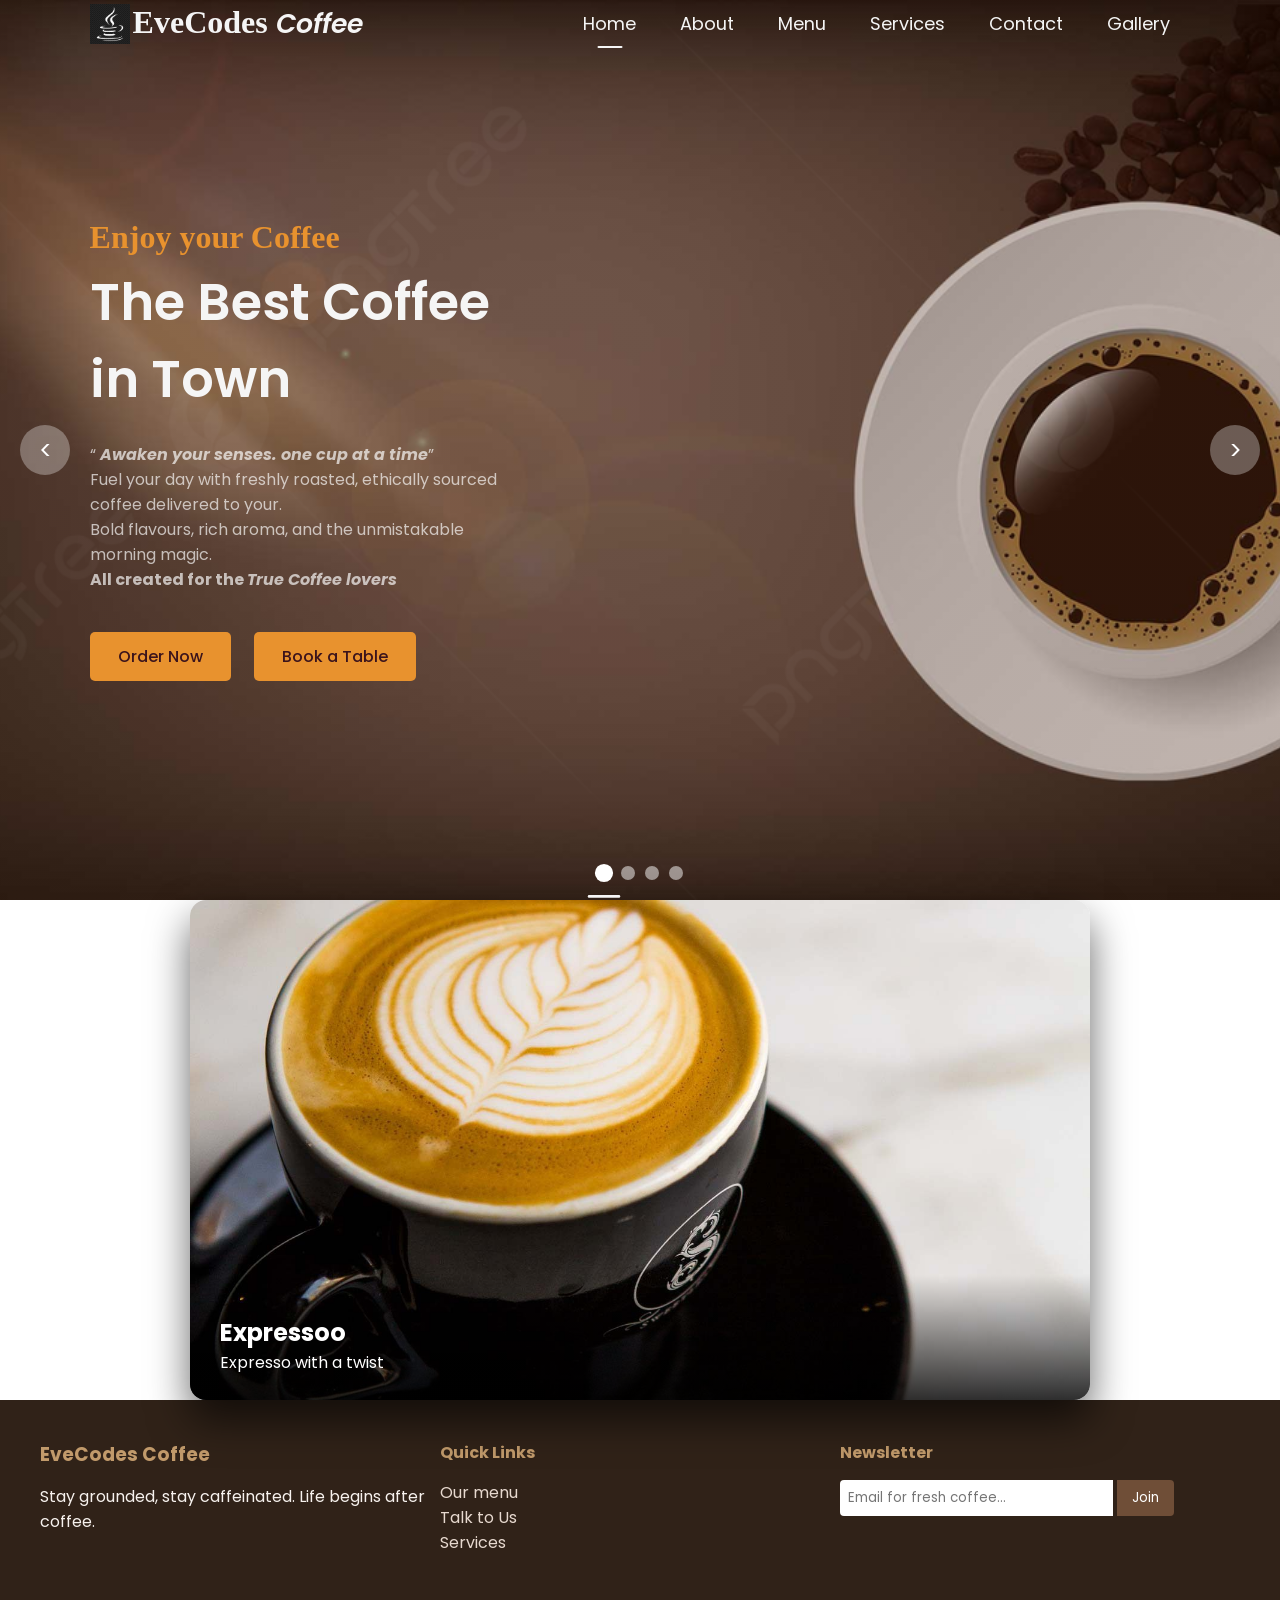
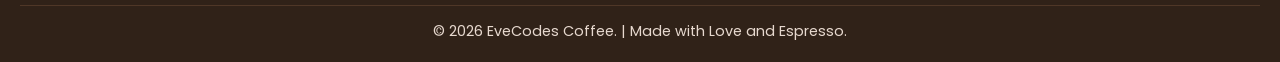
<file: evecodes/index.html>
<!DOCTYPE html>
<html lang="en">
<head>
    <meta charset="UTF-8">
    <meta name="viewport" content="width=device-width, initial-scale=1.0">
    <title>Coffee|shop</title>
    <link rel="stylesheet" href="./index.css">
</head>
<body>
    
    <header>
        <nav class="navbar">
            <a href="" class="logo">
                <img src="./images/images.png" alt="" width="40" height="40">
                <h2 class="logo-text">EveCodes <small><i>Coffee</i></small></h2>
            </a>
            <ul class="nav-links">
                <li><a href="index.html" class="active">Home</a></li>
                <li><a href="About.html">About</a></li>
                <li><a href="menu.html">Menu</a></li>
                <li><a href="services.html">Services</a></li>
                <li><a href="contact.html">Contact</a></li>
                <li><a href="gallery.html">Gallery</a></li>
            </ul>
        </nav>
    </header>
    <main>
        <section id="home" class="hero-section">
            <div class="hero-details">
                <h2 class="subtitle">Enjoy your Coffee</h2>
                <h2 class="title">The Best Coffee in Town</h2>
                <p class="description">
                <q> <b><i>Awaken your senses. one cup at a time</i></b></q><br> Fuel your 
                day with freshly roasted, ethically sourced coffee delivered to your. <br> Bold flavours, rich aroma, and the unmistakable
                morning magic. <br> <b>All created for the  <em>True Coffee lovers</em></b>
                </p>
                <div class="button">
                    <a href="contact.html" class="btn Order-now" id="Contact">Order Now</a>
                    <a href="services.html" class="btn book-a-table" id="Services">Book a Table</a>
                </div>
            </div>
        </section>
        <section>
            <div class="slider-container">
                <div class="slides" id="slides">
                    <div class="slide active">
                        <img src="./images/expressoo.jpg" alt="Nature">
                        <div class="caption"><h2>Expressoo</h2><p>Expresso with a twist</p></div>
                    </div>
                    <div class="slide">
                        <img src="./images/americano.jfif" alt="Dog">
                        <div class="caption"><h2>Americano</h2><p>Classic and bold</p></div>
                    </div>
                    <div class="slide">
                        <img src="./images/cappucino.jpg" alt="City">
                        <div class="caption"><h2>Cappuccino</h2><p>Perfectly balanced</p></div>
                    </div>
                    <div class="slide">
                        <img src="./images/French Vanilla Latte with Coffee-Mate.avif" alt="Ocean">
                        <div class="caption"><h2>French Vanilla Latte</h2><p>Endless horizon</p></div>
                    </div>
                </div>
            </div>
            <button class="nav-btn prev" id="prev"><</button>
            <button class="nav-btn next" id="next">></button>
            <div class="dots" id="dots"></div>
        </section>
        
    </main>
    <footer class="coffee-footer">
        <div class="footer-container">
            <div class="footer-section">
                <h3>EveCodes Coffee</h3>
                <p>Stay grounded, stay caffeinated. Life begins after coffee.</p>
            </div>
        <div class="footer-section">
                <h4>Quick Links</h4>
                <ul>
                    <li><a href="menu.html">Our menu</a></li>
                    <li><a href="contact.html">Talk to Us</a></li>
                    <li><a href="services.html">Services</a></li>
                </ul>
        </div>
        <div class="footer-section">
                <h4>Newsletter</h4>
            <form class="coffee-form">
            <input type="email" placeholder="Email for fresh coffee...">
                <button type="submit">Join</button>
            </form>
        </div>
    </div>
    <div class="footer-bottom">
    <p>&copy; 2026 EveCodes Coffee. | Made with Love and Espresso.</p>
</div>
</footer>
<script src="./index.js"></script>

</body>
</html>
</file>
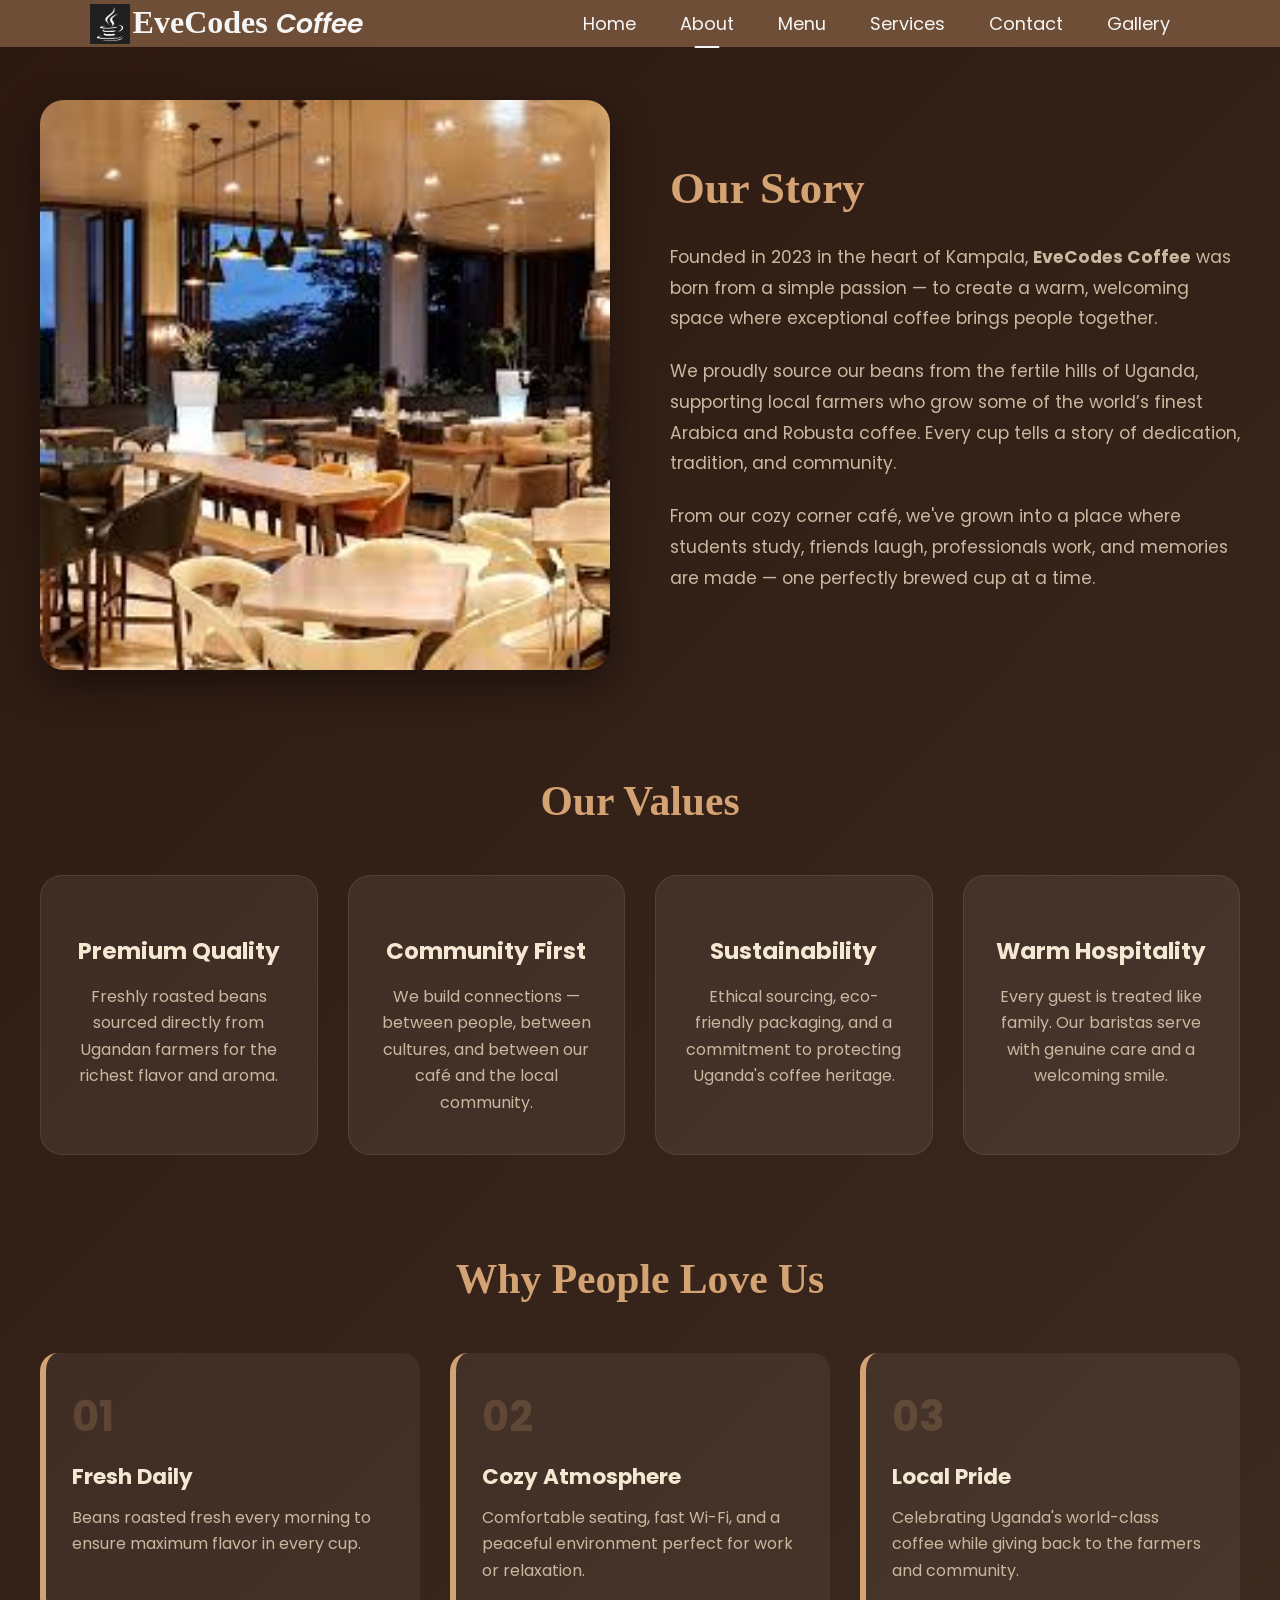
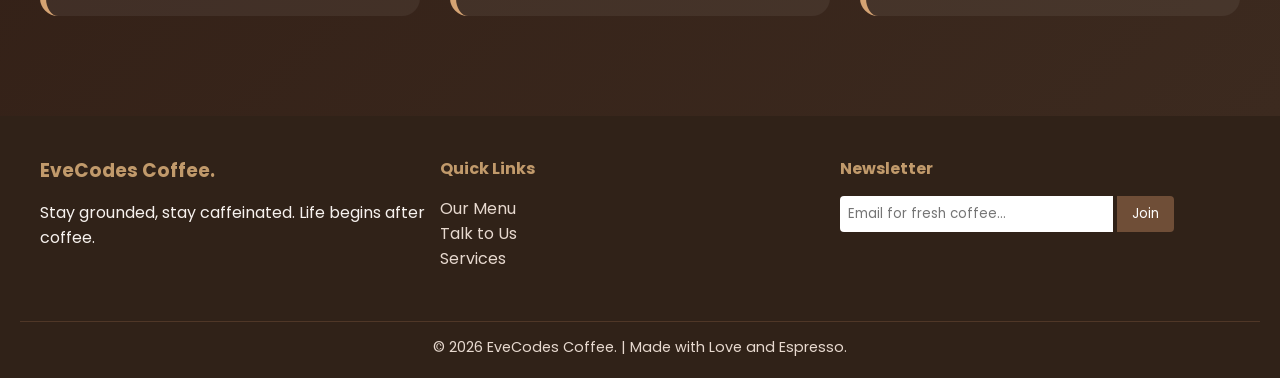
<file: evecodes/About.html>
<!DOCTYPE html>
<html lang="en">
<head>
    <meta charset="UTF-8">
    <meta name="viewport" content="width=device-width, initial-scale=1.0">
    <title>about EveCodes Coffee</title>
    <link rel="stylesheet" href="./coffee.css">
</head>
<body>
    <header>
        <nav class="navbar">
            <a href="" class="logo">
                <img src="./images/images.png" alt="" width="40" height="40">
                <h2 class="logo-text">EveCodes <small><i>Coffee</i></small></h2>
            </a>
            <ul class="nav-links">
                <li><a href="index.html">Home</a></li>
                <li><a href="About.html" class="active">About</a></li>
                <li><a href="menu.html">Menu</a></li>
                <li><a href="services.html">Services</a></li>
                <li><a href="contact.html">Contact</a></li>
                <li><a href="gallery.html">Gallery</a></li>
            </ul>
        </nav>
    </header>
    <section class="about-section" id="about">
        <div class="about-container">
            <div class="story-section">
                <div class="story-grid">
                    <div class="story-image">
                        <img src="./images/restorant2.jfif" alt="Bean & Bloom Coffee Shop - Kampala">
                    </div>
                    <div class="story-text">
                        <h2>Our Story</h2>
                        <p>Founded in 2023 in the heart of Kampala, <strong>EveCodes Coffee</strong> was born from a simple passion — to create a warm, welcoming space where exceptional coffee brings people together.</p>
                        <p>We proudly source our beans from the fertile hills of Uganda, supporting local farmers who grow some of the world’s finest Arabica and Robusta coffee. Every cup tells a story of dedication, tradition, and community.</p>
                        <p>From our cozy corner café, we've grown into a place where students study, friends laugh, professionals work, and memories are made — one perfectly brewed cup at a time.</p>
                    </div>
                </div>
            </div>
            <div class="values-section">
                <h2>Our Values</h2>
                <div class="values-grid">
                    <div class="value-card">
                        <div class="value-icon"></div>
                        <h3>Premium Quality</h3>
                        <p>Freshly roasted beans sourced directly from Ugandan farmers for the richest flavor and aroma.</p>
                    </div>
                    <div class="value-card">
                        <div class="value-icon"></div>
                        <h3>Community First</h3>
                        <p>We build connections — between people, between cultures, and between our café and the local community.</p>
                    </div>
                    <div class="value-card">
                        <div class="value-icon"></div>
                        <h3>Sustainability</h3>
                        <p>Ethical sourcing, eco-friendly packaging, and a commitment to protecting Uganda's coffee heritage.</p>
                    </div>
                    <div class="value-card">
                        <div class="value-icon"></div>
                        <h3>Warm Hospitality</h3>
                        <p>Every guest is treated like family. Our baristas serve with genuine care and a welcoming smile.</p>
                    </div>
                </div>
            </div>
            <div class="why-section">
                <h2>Why People Love Us</h2>
                <div class="why-grid">
                    <div class="why-item">
                        <span class="why-number">01</span>
                        <h3>Fresh Daily</h3>
                        <p>Beans roasted fresh every morning to ensure maximum flavor in every cup.</p>
                    </div>
                    <div class="why-item">
                        <span class="why-number">02</span>
                        <h3>Cozy Atmosphere</h3>
                        <p>Comfortable seating, fast Wi-Fi, and a peaceful environment perfect for work or relaxation.</p>
                    </div>
                    <div class="why-item">
                        <span class="why-number">03</span>
                        <h3>Local Pride</h3>
                        <p>Celebrating Uganda's world-class coffee while giving back to the farmers and community.</p>
                    </div>
                </div>
            </div>
        </div>
    </section>
</section>
    <footer class="coffee-footer">
        <div class="footer-container">
            <div class="footer-section">
                <h3>EveCodes Coffee.</h3>
                <p>Stay grounded, stay caffeinated. Life begins after coffee.</p>
            </div>
        <div class="footer-section">
                <h4>Quick Links</h4>
                <ul>
                    <li><a href="menu.html">Our Menu</a></li>
                    <li><a href="contact.html">Talk to Us</a></li>
                    <li><a href="services.html">Services</a></li>
                </ul>
        </div>
        <div class="footer-section">
                <h4>Newsletter</h4>
            <form class="coffee-form">
            <input type="email" placeholder="Email for fresh coffee...">
                <button type="submit">Join</button>
            </form>
        </div>
    </div>
    <div class="footer-bottom">
    <p>&copy; 2026 EveCodes Coffee. | Made with Love and Espresso.</p>
</div>
</footer>

</body>
</html>
</file>
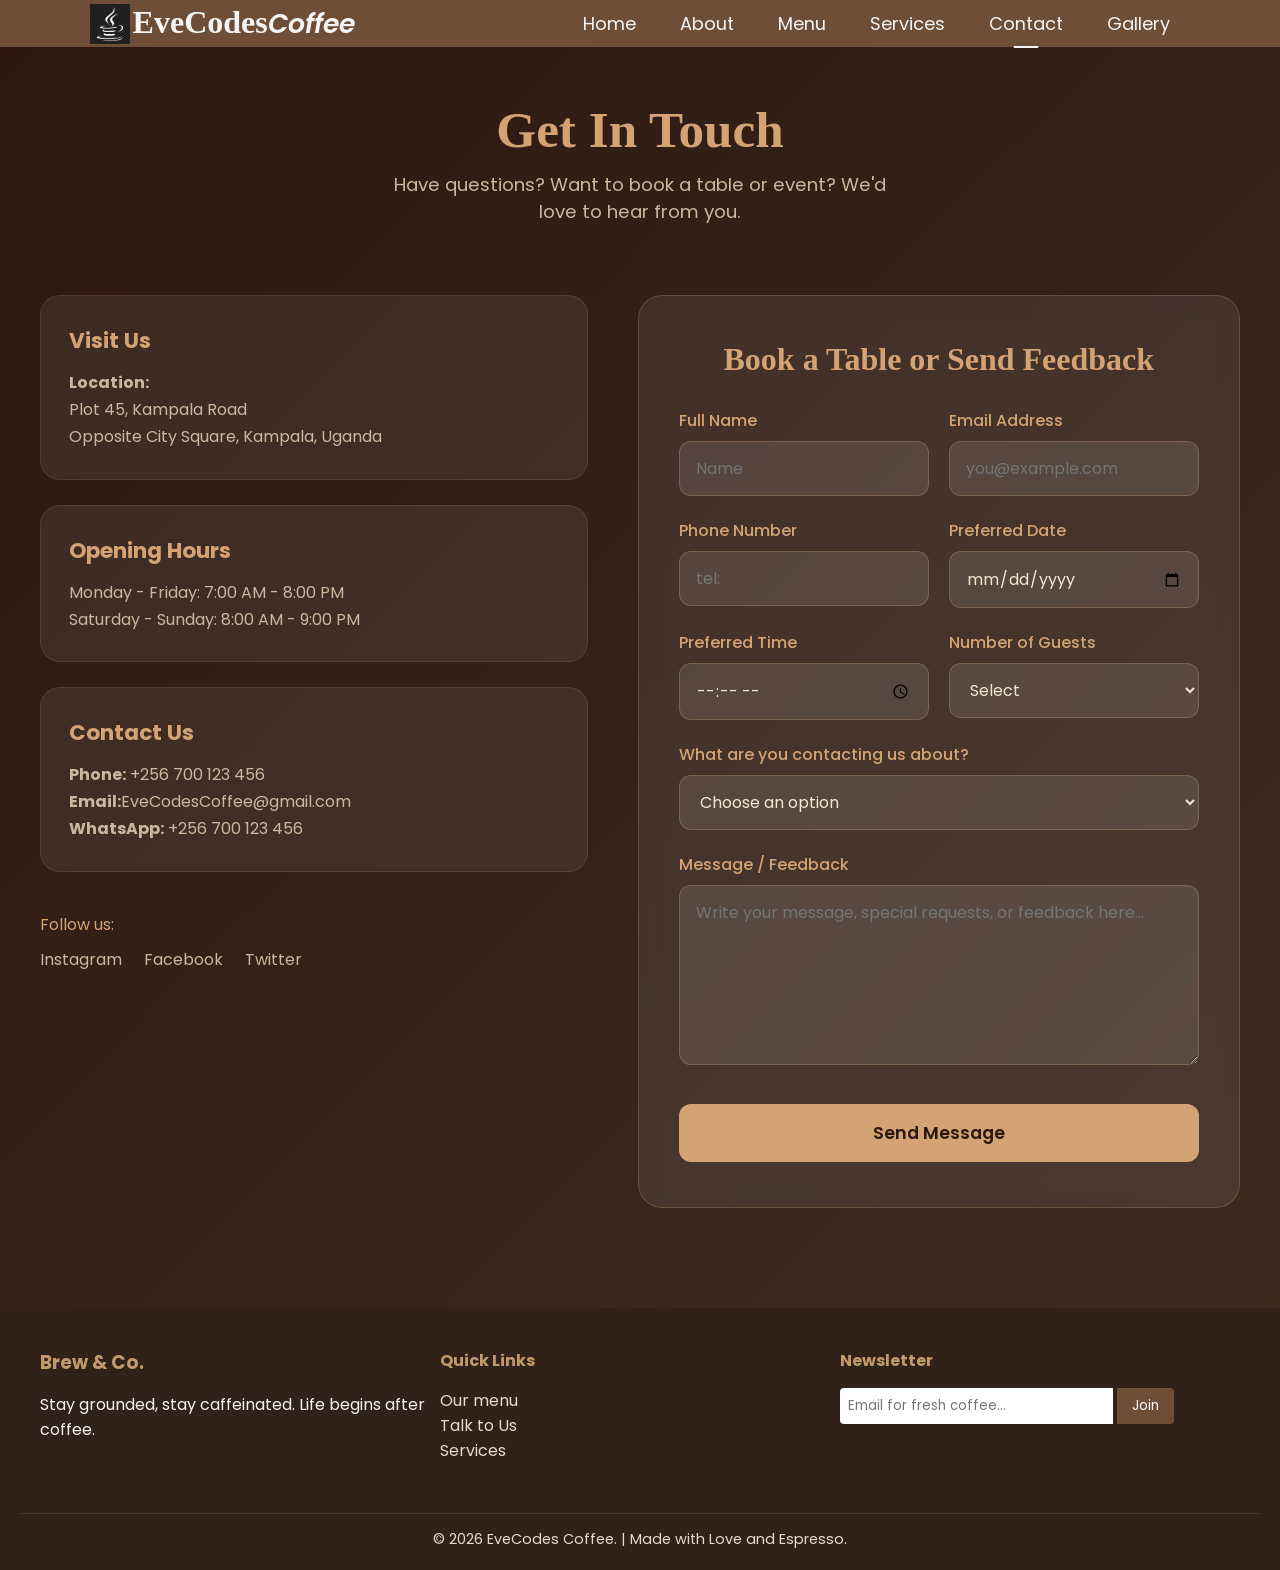
<file: evecodes/contact.html>
<!DOCTYPE html>
<html lang="en">
<head>
    <meta charset="UTF-8">
    <meta name="viewport" content="width=device-width, initial-scale=1.0">
    <title>contact us</title>
    <link rel="stylesheet" href="./coffee.css">
</head>
<body>
    <header>
        <nav class="navbar">
            <a href="" class="logo">
                <img src="./images/images.png" alt="" width="40" height="40">
                <h2 class="logo-text">EveCodes<small><i>Coffee</i></small></h2>
            </a>
            <ul class="nav-links">
                <li><a href="index.html">Home</a></li>
                <li><a href="About.html">About</a></li>
                <li><a href="menu.html">Menu</a></li>
                <li><a href="services.html">Services</a></li>
                <li><a href="contact.html" class="active">Contact</a></li>
                <li><a href="gallery.html">Gallery</a></li>
            </ul>
        </nav>
    </header>
    <section class="contact-section" id="contact">
        <div class="contact-container">
            <div class="section-header">
            <h2>Get In Touch</h2>
            <p>Have questions? Want to book a table or event? We'd love to hear from you.</p>
        </div>
        <div class="contact-content">
            <div class="contact-info">
                <div class="info-card">
                    <h3>Visit Us</h3>
                    <p><strong> Location:</strong><br>Plot 45, Kampala Road<br>Opposite City Square, Kampala, Uganda</p>
        </div>
        <div class="info-card">
            <h3>Opening Hours</h3>
            <p>
            Monday - Friday: 7:00 AM - 8:00 PM<br>Saturday - Sunday: 8:00 AM - 9:00 PM</p>
        </div>
        <div class="info-card">
            <h3>Contact Us</h3>
            <p>
            <strong> Phone:</strong> +256 700 123 456<br>
            <strong> Email:</strong>EveCodesCoffee@gmail.com<br>
            <strong> WhatsApp:</strong> +256 700 123 456
            </p>
        </div>

        <div class="social-links">
            <p>Follow us:</p>
            <a href="#" class="social-icon">Instagram</a>
            <a href="#" class="social-icon">Facebook</a>
            <a href="" class="social-icon">Twitter</a>
        </div>
    </div>
    <div class="contact-form-card">
        <h3>Book a Table or Send Feedback</h3>
        <form id="contactForm" class="contact-form">
            <div class="form-row">
            <div class="form-group">
                <label for="name">Full Name </label>
                <input type="text" id="name" placeholder="Name" required>
            </div>
            <div class="form-group">
                <label for="email">Email Address </label>
                <input type="email" id="email" placeholder="you@example.com" required>
            </div>
        </div>
        <div class="form-row">
            <div class="form-group">
            <label for="phone">Phone Number</label>
            <input type="tel" id="phone" placeholder="tel:">
        </div>
        <div class="form-group">
            <label for="date">Preferred Date</label>
            <input type="date" id="date">
            </div>
        </div>
        <div class="form-row">
            <div class="form-group">
            <label for="time">Preferred Time</label>
            <input type="time" id="time">
        </div>
        <div class="form-group">
            <label for="guests">Number of Guests</label>
            <select id="guests">
                <option value="">Select</option>
                <option value="1">1 Person</option>
                <option value="2">2 People</option>
                <option value="3">3 People</option>
                <option value="4">4 People</option>
                <option value="5">5+ People</option>
            </select>
            </div>
        </div>
        <div class="form-group">
            <label for="service">What are you contacting us about?</label>
            <select id="service" required>
                <option value="">Choose an option</option>
                <option value="table">Table Reservation</option>
                <option value="event">Private Event / Birthday</option>
                <option value="catering">Catering Inquiry</option>
                <option value="workshop">Coffee Workshop</option>
                <option value="feedback">General Feedback</option>
                <option value="other">Other</option>
            </select>
        </div>
        <div class="form-group">
            <label for="message">Message / Feedback </label>
            <textarea id="message" rows="6" placeholder="Write your message, special requests, or feedback here..." required></textarea>
        </div>
        <button type="submit" class="submit-btn">Send Message</button>
        </form>
    </div>
</div>
</div>
</section>
    <footer class="coffee-footer">
        <div class="footer-container">
            <div class="footer-section">
                <h3>Brew & Co.</h3>
                <p>Stay grounded, stay caffeinated. Life begins after coffee.</p>
            </div>
        <div class="footer-section">
                <h4>Quick Links</h4>
                <ul>
                    <li><a href="menu.html">Our menu</a></li>
                    <li><a href="contact.html">Talk to Us</a></li>
                    <li><a href="services.html">Services</a></li>
                </ul>
        </div>
        <div class="footer-section">
                <h4>Newsletter</h4>
            <form class="coffee-form">
            <input type="email" placeholder="Email for fresh coffee...">
                <button type="submit">Join</button>
            </form>
        </div>
    </div>
    <div class="footer-bottom">
    <p>&copy; 2026 EveCodes Coffee. | Made with Love and Espresso.</p>
</div>
</footer>
</body>
</html>
</file>
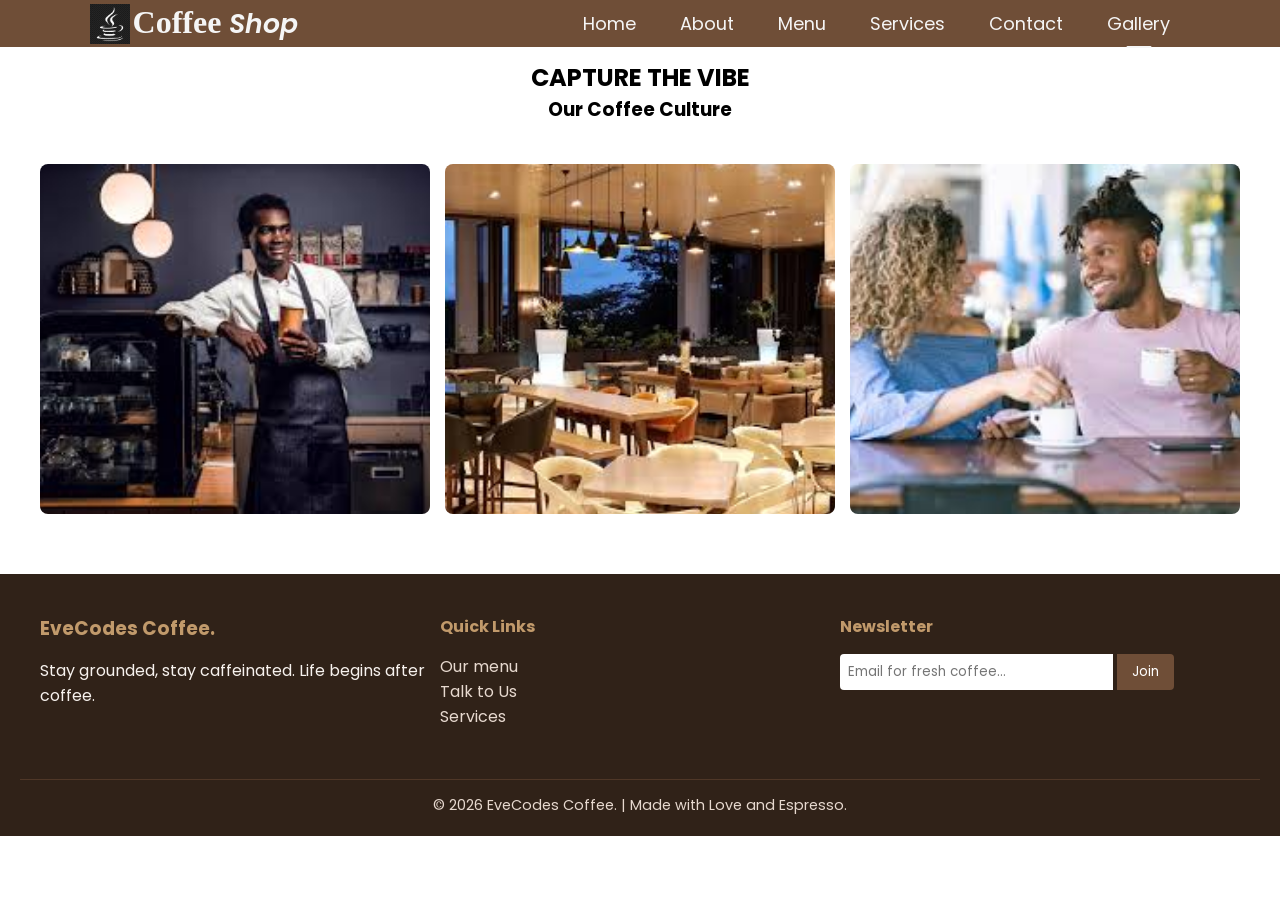
<file: evecodes/gallery.html>
<!DOCTYPE html>
<html lang="en">
<head>
    <meta charset="UTF-8">
    <meta name="viewport" content="width=device-width, initial-scale=1.0">
    <title>Gallery</title>
    <link rel="stylesheet" href="coffee.css">
</head>
<body>
    <header>
        <nav class="navbar">
            <a href="" class="logo">
                <img src="./images/images.png" alt="" width="40" height="40">
                <h2 class="logo-text">Coffee <small><i>Shop</i></small></h2>
            </a>
            <ul class="nav-links">
                <li><a href="index.html">Home</a></li>
                <li><a href="About.html">About</a></li>
                <li><a href="menu.html">Menu</a></li>
                <li><a href="services.html">Services</a></li>
                <li><a href="contact.html">Contact</a></li>
                <li><a href="gallery.html" class="active">Gallery</a></li>
            </ul>
        </nav>
    </header>
    
<section class="gallery-section">
    <h2>CAPTURE THE VIBE</h2>
    <h3>Our Coffee Culture</h3>
    
    <div class="gallery-grid">
        
        <div class="gallery-item">
            <img src="./images/barista.jfif" class="gallery-img" alt="Barista at work">
            <div class="gallery-overlay">
                <h3 class="overlay-title">The Art of the Pour</h3>
                <p class="overlay-desc">Watching our baristas hand-craft every cup is part of the experience. Precision and passion in every drop.</p>
            </div>
        </div>

        
        <div class="gallery-item">
            <img src="./images/restorant2.jfif" class="gallery-img" alt="Cozy cafe interior">
            <div class="gallery-overlay">
                <h3 class="overlay-title">Cozy Corners</h3>
                <p class="overlay-desc">Whether you're finishing a novel or starting a business, our warm lighting and soft music provide the perfect backdrop.</p>
            </div>
        </div>

        
        <div class="gallery-item">
            <img src="./images/people1.jfif" class="gallery-img" alt="Friends having coffee">
            <div class="gallery-overlay">
                <h3 class="overlay-title">Local Community</h3>
                <p class="overlay-desc">More than a shop, we're a hub for local artists, thinkers, and neighbors to connect over a shared love for beans.</p>
            </div>
        </div>
    </div>
</section>
    <footer class="coffee-footer">
        <div class="footer-container">
            <div class="footer-section">
                <h3>EveCodes Coffee.</h3>
                <p>Stay grounded, stay caffeinated. Life begins after coffee.</p>
            </div>
        <div class="footer-section">
                <h4>Quick Links</h4>
                <ul>
                    <li><a href="menu.html">Our menu</a></li>
                    <li><a href="contact.html">Talk to Us</a></li>
                    <li><a href="services.html">Services</a></li>
                </ul>
        </div>
        <div class="footer-section">
                <h4>Newsletter</h4>
            <form class="coffee-form">
            <input type="email" placeholder="Email for fresh coffee...">
                <button type="submit">Join</button>
            </form>
        </div>
    </div>
    <div class="footer-bottom">
    <p>&copy; 2026 EveCodes Coffee. | Made with Love and Espresso.</p>
</div>
</footer>
</body>
</html>
</file>
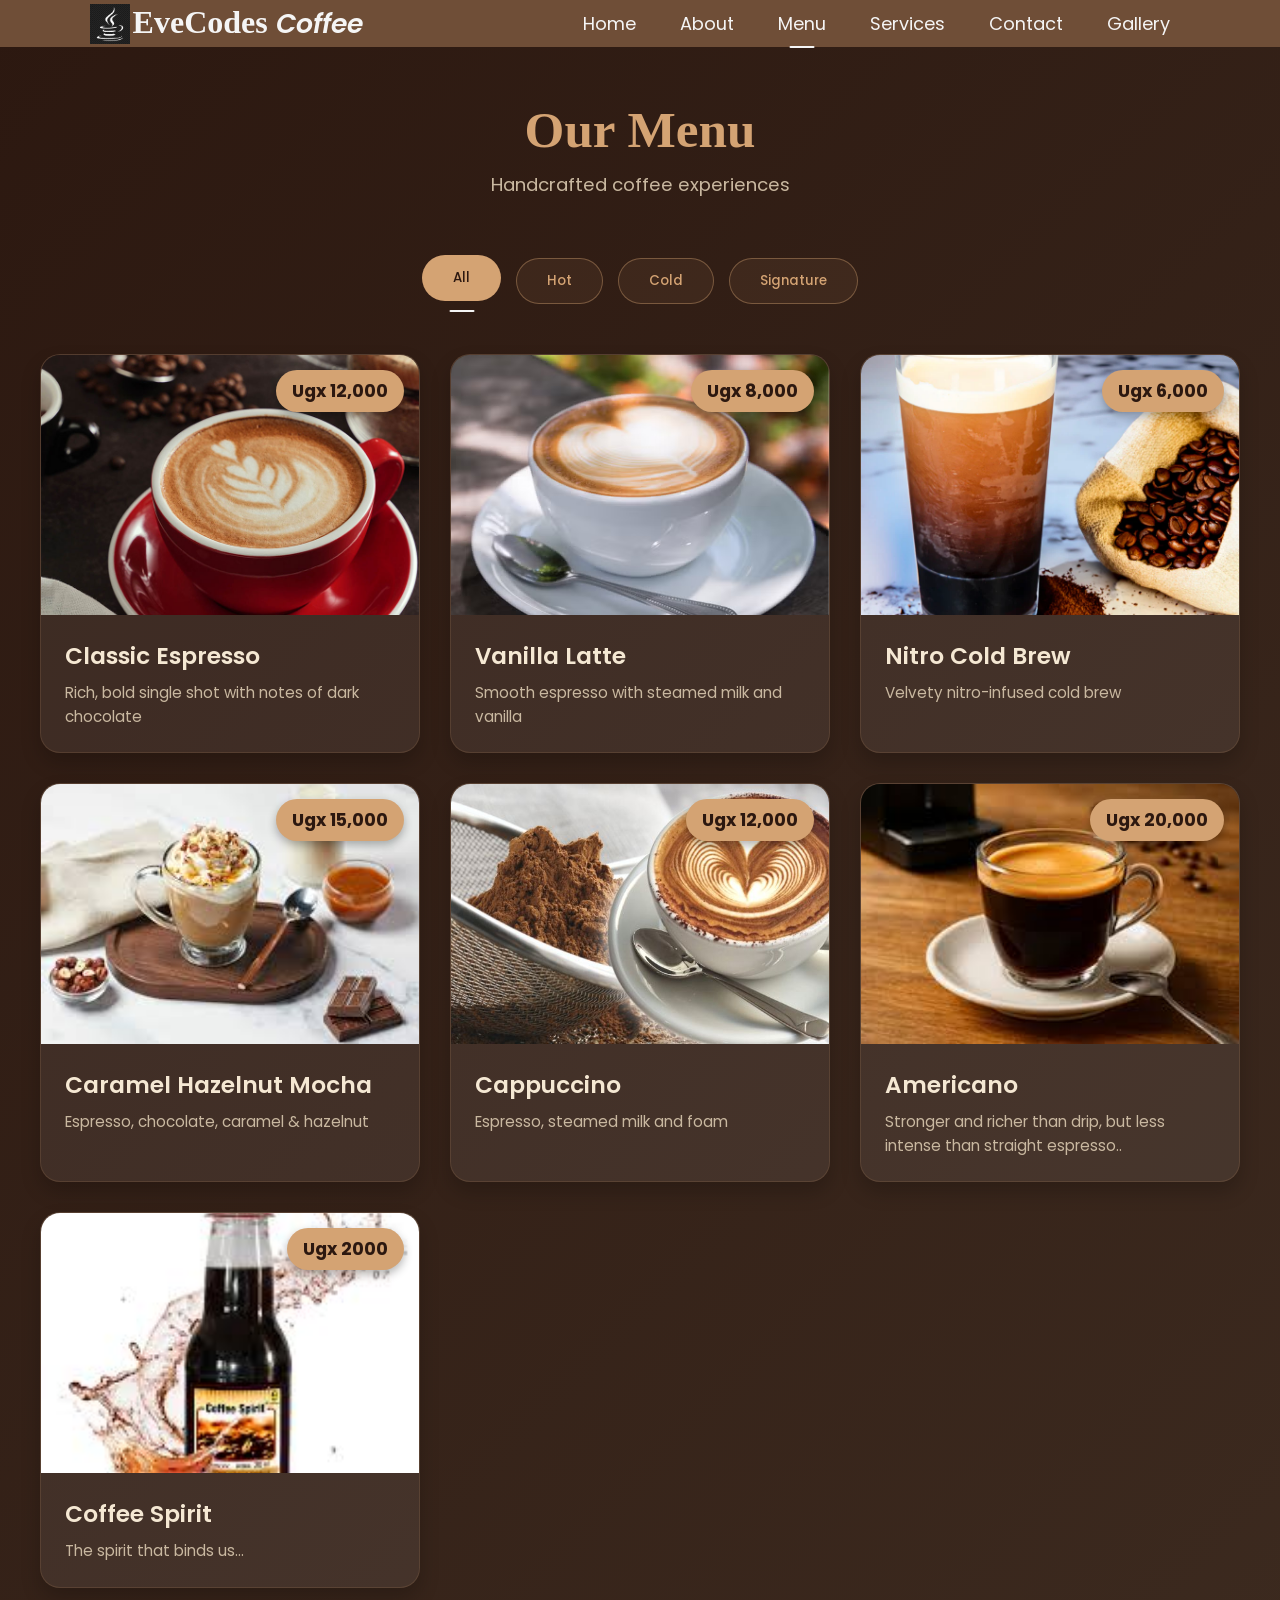
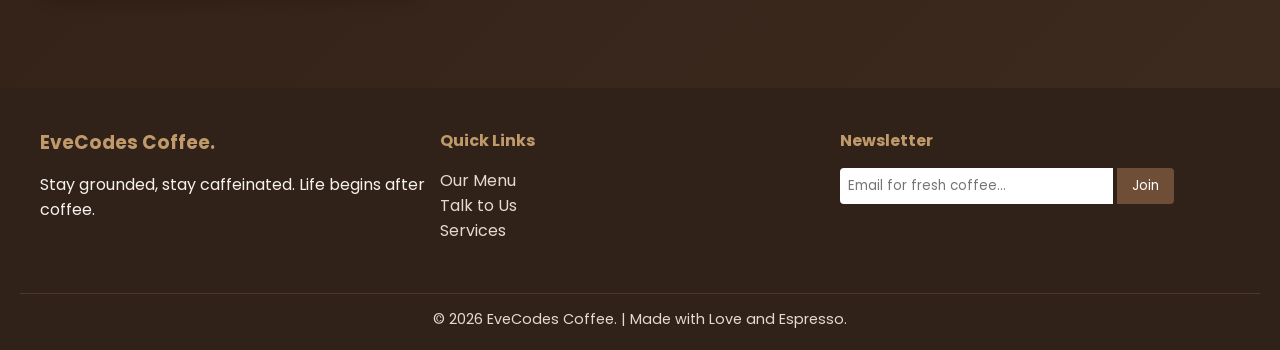
<file: evecodes/menu.html>
<!DOCTYPE html>
<html lang="en">
<head>
    <meta charset="UTF-8">
    <meta name="viewport" content="width=device-width, initial-scale=1.0">
    <title>menu</title>
    <link rel="stylesheet" href="./coffee.css">
</head>
<body>
    <header>
        <nav class="navbar">
            <a href="" class="logo">
                <img src="./images/images.png" alt="" width="40" height="40">
                <h2 class="logo-text">EveCodes <small><i>Coffee</i></small></h2>
            </a>
            <ul class="nav-links">
                <li><a href="index.html">Home</a></li>
                <li><a href="About.html">About</a></li>
                <li><a href="menu.html" class="active">Menu</a></li>
                <li><a href="services.html">Services</a></li>
                <li><a href="contact.html">Contact</a></li>
                <li><a href="gallery.html">Gallery</a></li>
            </ul>
        </nav>
    </header>

    <section class="coffee-menu-section" id="menu">
        <div class="menu-container">
            <div class="menu-header">
                <h2>Our Menu</h2>
                <p>Handcrafted coffee experiences</p>
            </div>
            <div class="category-tabs">
                <button class="tab-btn active" data-category="all">All</button>
                <button class="tab-btn" data-category="hot">Hot</button>
                <button class="tab-btn" data-category="cold">Cold</button>
                <button class="tab-btn" data-category="special">Signature</button>
            </div>
            <div class="menu-grid" id="menuGrid">
                <div class="menu-card" data-category="hot">
                    <div class="card-image">
                        <img src="./images/CLASSIC E.jpg" alt="Classic Espresso">
                    <div class="price-tag">Ugx 12,000</div>
                </div>
                <div class="card-content">
                    <h3 class="menu-name">Classic Espresso</h3>
                    <p class="menu-desc">Rich, bold single shot with notes of dark chocolate</p>
                </div>
            </div>
            <div class="menu-card" data-category="hot">
                <div class="card-image">
                    <img src="./images/French Vanilla Latte with Coffee-Mate.avif" alt="Vanilla Latte">
                    <div class="price-tag">Ugx 8,000</div>
                </div>
                <div class="card-content">
                    <h3 class="menu-name">Vanilla Latte</h3>
                    <p class="menu-desc">Smooth espresso with steamed milk and vanilla</p>
                </div>
            </div>
            <div class="menu-card" data-category="cold">
                <div class="card-image">
                    <img src="./images/nitrocoffee.webp" alt="Nitro Cold Brew">
                    <div class="price-tag">Ugx 6,000</div>
                </div>
                <div class="card-content">
                    <h3 class="menu-name">Nitro Cold Brew</h3>
                    <p class="menu-desc">Velvety nitro-infused cold brew</p>
                </div>
            </div>
            <div class="menu-card" data-category="special">
                <div class="card-image">
                    <img src="./images/mucha.jfif" alt="Caramel Hazelnut Mocha">
                    <div class="price-tag">Ugx 15,000</div>
                </div>
                <div class="card-content">
                    <h3 class="menu-name">Caramel Hazelnut Mocha</h3>
                    <p class="menu-desc">Espresso, chocolate, caramel & hazelnut</p>
                </div>
            </div>
            <div class="menu-card" data-category="special">
                <div class="card-image">
                    <img src="./images/cappucino.jpg" alt="Caramel Hazelnut Mocha">
                    <div class="price-tag">Ugx 12,000</div>
                </div>
                <div class="card-content">
                    <h3 class="menu-name">Cappuccino</h3>
                    <p class="menu-desc">Espresso, steamed milk and foam</p>
                </div>
            </div>
            <div class="menu-card" data-category="special">
                <div class="card-image">
                    <img src="./images/americano.jfif" alt="Caramel Hazelnut Mocha">
                    <div class="price-tag">Ugx 20,000</div>
                </div>
                <div class="card-content">
                    <h3 class="menu-name">Americano</h3>
                    <p class="menu-desc"> Stronger and richer than drip, but less intense than straight espresso..</p>
                </div>
            </div>
            <div class="menu-card" data-category="special">
                <div class="card-image">
                    <img src="./images/cofee spirit.jfif" alt="Caramel Hazelnut Mocha">
                    <div class="price-tag">Ugx 2000</div>
                </div>
                <div class="card-content">
                    <h3 class="menu-name">Coffee Spirit</h3>
                    <p class="menu-desc"> The spirit that binds us...</p>
                </div>
            </div>
        </div> 
    </div>
</section>

</section>
    <footer class="coffee-footer">
        <div class="footer-container">
            <div class="footer-section">
                <h3>EveCodes Coffee.</h3>
                <p>Stay grounded, stay caffeinated. Life begins after coffee.</p>
            </div>
        <div class="footer-section">
                <h4>Quick Links</h4>
                <ul>
                    <li><a href="menu.html">Our Menu</a></li>
                    <li><a href="contact.html">Talk to Us</a></li>
                    <li><a href="services.html">Services</a></li>
                </ul>
        </div>
        <div class="footer-section">
                <h4>Newsletter</h4>
            <form class="coffee-form">
            <input type="email" placeholder="Email for fresh coffee...">
                <button type="submit">Join</button>
            </form>
        </div>
    </div>
    <div class="footer-bottom">
    <p>&copy; 2026 EveCodes Coffee. | Made with Love and Espresso.</p>
</div>
</footer>
</body>
</html>
</file>
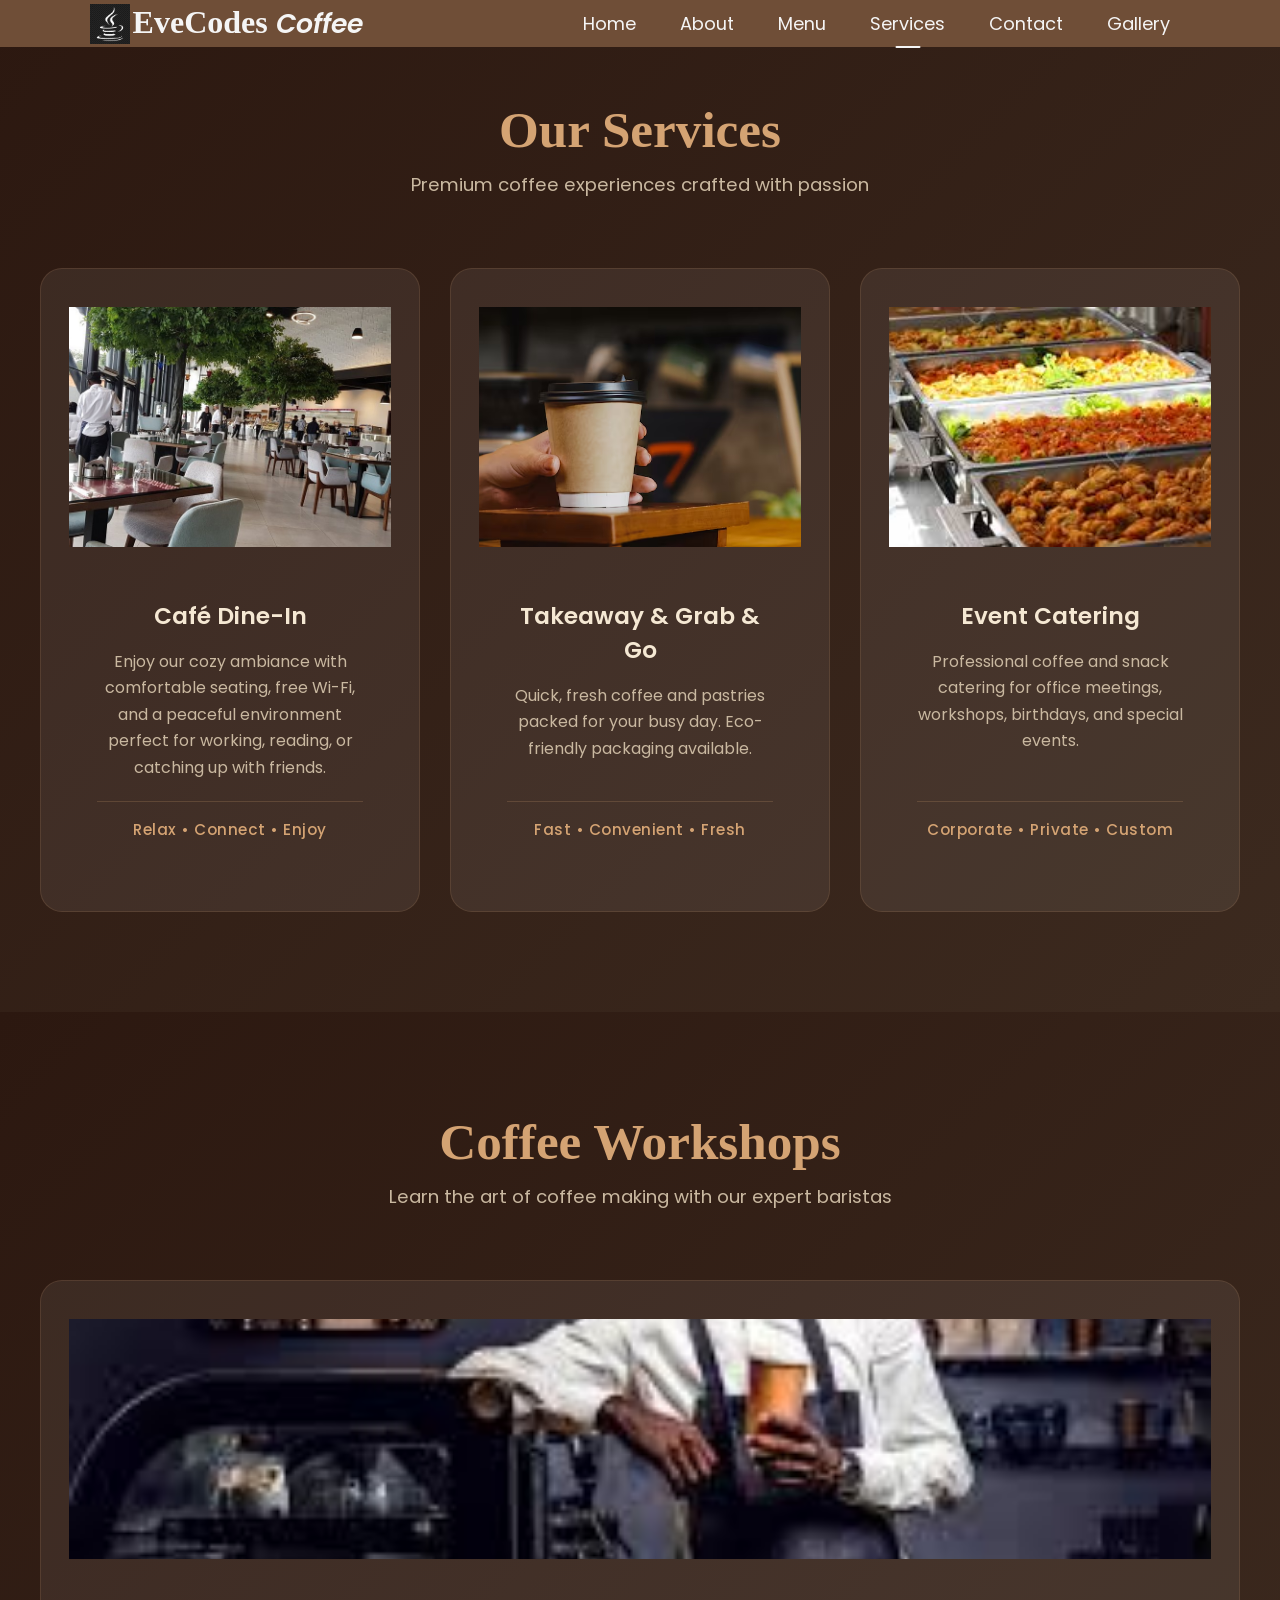
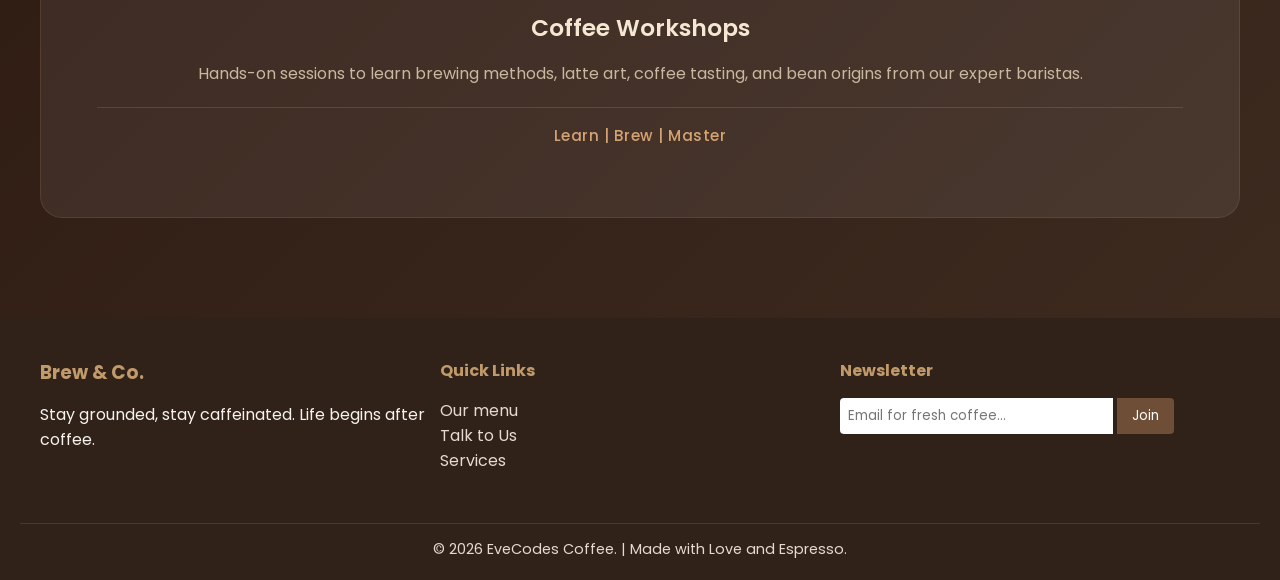
<file: evecodes/services.html>
<!DOCTYPE html>
<html lang="en">
<head>
    <meta charset="UTF-8">
    <meta name="viewport" content="width=device-width, initial-scale=1.0">
    <title>Services</title>
    <link rel="stylesheet" href="./coffee.css">
</head>
<body>
    <header>
        <nav class="navbar">
            <a href="" class="logo">
                <img src="./images/images.png" alt="" width="40" height="40">
                <h2 class="logo-text">EveCodes <small><i>Coffee</i></small></h2>
            </a>
            <ul class="nav-links">
                <li><a href="index.html">Home</a></li>
                <li><a href="About.html">About</a></li>
                <li><a href="menu.html">Menu</a></li>
                <li><a href="services.html" class="active">Services</a></li>
                <li><a href="contact.html">Contact</a></li>
                <li><a href="gallery.html">Gallery</a></li>
            </ul>
        </nav>
    </header>
    <section class="services-section" id="services">
        <div class="services-container">
            <div class="section-header">
                <h2>Our Services</h2>
                <p>Premium coffee experiences crafted with passion</p>
            </div>
            <div class="services-grid">
                <div class="value-card">
                    <div class="value-image">
                        <img src="./images/dine in.jpg" alt="Café Dine-In">
                    </div>
                    <div class="value-content">
                        <div class="value-icon"></div>
                        <h3>Café Dine-In</h3>
                        <p>Enjoy our cozy ambiance with comfortable seating, free Wi-Fi, and a peaceful environment perfect for working, reading, or catching up with friends.</p>
                        <div class="value-highlight">Relax • Connect • Enjoy</div>
                    </div>
                </div>
                <div class="value-card">
                    <div class="value-image">
                        <img src="./images/young-female.avif" alt="Takeaway">
                    </div>
                    <div class="value-content">
                        <div class="value-icon"></div>
                        <h3>Takeaway & Grab & Go</h3>
                        <p>Quick, fresh coffee and pastries packed for your busy day. Eco-friendly packaging available.</p>
                        <div class="value-highlight">Fast • Convenient • Fresh</div>
                    </div>
                </div>
                <div class="value-card">
                    <div class="value-image">
                        <img src="./images/catering.jfif" alt="Catering">
                    </div>
                    <div class="value-content">
                        <div class="value-icon"></div>
                        <h3>Event Catering</h3>
                        <p>Professional coffee and snack catering for office meetings, workshops, birthdays, and special events.</p>
                        <div class="value-highlight">Corporate • Private • Custom</div>
                    </div>
                </div>
            </div>
        </div>
    </section>
    <section class="services-section" id="workshops">
        <div class="services-container">
            <div class="section-header">
                <h2>Coffee Workshops</h2>
                <p>Learn the art of coffee making with our expert baristas</p>
            </div>
            <div class="value-card">
                <div class="value-image">
                    <img src="./images/barista.jfif" alt="Coffee Workshop">
                </div>
                <div class="value-content">
                    <div class="value-icon"></div>
                    <h3>Coffee Workshops</h3>
                    <p>Hands-on sessions to learn brewing methods, latte art, coffee tasting, and bean origins from our expert baristas.</p>
                    <div class="value-highlight">Learn | Brew | Master</div>
                </div>
            </div>
        </div>
    </section>
    <footer class="coffee-footer">
        <div class="footer-container">
            <div class="footer-section">
                <h3>Brew & Co.</h3>
                <p>Stay grounded, stay caffeinated. Life begins after coffee.</p>
            </div>
        <div class="footer-section">
                <h4>Quick Links</h4>
                <ul>
                    <li><a href="menu.html">Our menu</a></li>
                    <li><a href="contact.html">Talk to Us</a></li>
                    <li><a href="services.html">Services</a></li>
                </ul>
        </div>
        <div class="footer-section">
                <h4>Newsletter</h4>
            <form class="coffee-form">
            <input type="email" placeholder="Email for fresh coffee...">
                <button type="submit">Join</button>
            </form>
        </div>
    </div>
    <div class="footer-bottom">
    <p>&copy; 2026 EveCodes Coffee. | Made with Love and Espresso.</p>
</div>
</footer>
</body>
</html>
</file>
<file: evecodes/index.css>
@import url('https://fonts.googleapis.com/css2?family=Miniver&family=Poppins:ital,wght@0,400;0,500:0,600;0,700;1,400&display=swap');

*{
    margin: 0;
    padding: 0;
    box-sizing: border-box;
    list-style: none;
    text-decoration: none;
    font-family: 'poppins', sans-serif;
}
:root{
    --font-size-s:1rem;
    --font-size-m: 1.12rem;
    --font-size-l: 1.5rem;
    --font-size-xl: 2rem;
    --font-size-xxl: 3.2rem;
}
header{
    position: absolute;
    width: 100%;
    background: transparent;
    padding: 0 7%;
    z-index: 1000;
}
.navbar{
    display: flex;
    align-items: center;
    justify-content: space-between;
}
.logo{
    display: flex;
    align-items: center;

}
.logo img{
    margin-right: 3px;
}
.logo .logo-text{
    color: whitesmoke;
    font-size: var(--font-size-xl);
    font-weight: 600;
    font-family: cursive;
}
.nav-links li{
    display: inline-block;
    margin: 10px 20px;
}
.nav-links li a{
    font-size: var(--font-size-m);
    color: whitesmoke;
}
.active{
    position: relative;
}
.active::after{
    content: '';
    background: whitesmoke;
    width: 25px;
    height: 2px;
    position: absolute;
    left: 50%;
    transform: translateX(-50%);
    bottom:-12px;
    border-radius: 2px;


}
.hero-section{
    height: 100vh;
    width: 100%;
    position: relative;
    background-image: linear-gradient(to right, rgba(61,21,2,0.3),rgba(61,21,2,0.3)), url(./images/slider3.jpg);
    background-size: cover;
    background-position: center;
    display: flex;
    align-items: center;
    justify-content: flex-start;

}
.hero-details{
    margin-left: 7%;
    color: whitesmoke;
}
.hero-details .subtitle{
    font-size: var(--font-size-xl);
    color: #e8922e;
    font-family: cursive;

}
.hero-details .title{
    margin-top: 8px;
    max-width: 70%;
    font-size: var(--font-size-xxl);
    font-weight: 600;
}
.hero-section .description{
    max-width: 70%;
    margin: 24px 0 40px;
    font-size: var(--font-size-s);
    color: rgba(255,255,255,0.67);

}
.hero-details .button{
    display: flex;
    gap: 23px;
}
.btn{
    padding: 10px 26px;
    color: #3b141c;
    background: #e8922e;
    border: 2px solid transparent;
    border-radius: 5px;
    font-weight: 500;
    transition: 0.3s ease;

}
.btn:hover, .book-table{
    color: whitesmoke;
    background: transparent;
    border-color: whitesmoke;

}
.book-table:hover{
    color: #3b141c;
    background: #e8922e;
    border-radius: #e8922e;
} 

.slider-container {
    max-width: 900px;
    margin: 0 auto;
    position: relative;
    overflow: hidden;
    border-radius: 16px;
    box-shadow: 0 20px 40px rgba(0,0,0,0.6);
}

.slides {
    display: flex;
    transition: transform 0.8s cubic-bezier(0.4, 0, 0.2, 1);
}

.slide {
    min-width: 100%;
    position: relative;
}

.slide img {
    width: 100%;
    height: 500px;
    object-fit: cover;
    display: block;
}

.caption {
    position: absolute;
    bottom: 0;
    left: 0;
    right: 0;
    background: linear-gradient(transparent, rgba(0,0,0,0.8));
    color: white;
    padding: 40px 30px 25px;
    transform: translateY(20px);
    opacity: 0;
    transition: all 0.6s ease;
}

.slide.active .caption {
    transform: translateY(0);
    opacity: 1;
}

.nav-btn {
    position: absolute;
    top: 50%;
    transform: translateY(-50%);
    background: rgba(255,255,255,0.3);
    color: white;
    border: none;
    width: 50px;
    height: 50px;
    font-size: 24px;
    cursor: pointer;
    border-radius: 50%;
    transition: all 0.3s;
    z-index: 10;
}

.nav-btn:hover {
    background: rgba(255,255,255,0.7);
    color: #000;
}

.prev { left: 20px; }
.next { right: 20px; }

.dots {
    position: absolute;
    bottom: 20px;
    left: 50%;
    transform: translateX(-50%);
    display: flex;
    gap: 10px;
    z-index: 10;
}

.dot {
    width: 14px;
    height: 14px;
    background: rgba(255,255,255,0.5);
    border-radius: 50%;
    cursor: pointer;
    transition: all 0.3s;
}

.dot.active {
    background: white;
    transform: scale(1.3);
}
.coffee-footer {
    background-color: #302218;
    color: #F7F2EE; 
    padding: 40px 20px 20px;
    font-family: 'Segoe UI', sans-serif;
}

.footer-container {
    display: flex;
    justify-content: space-around;
    flex-wrap: wrap;
    max-width: 1200px;
    margin: 0 auto;
}

.footer-section {
    flex: 1;
    min-width: 250px;
    margin-bottom: 20px;
}

.footer-section h3, .footer-section h4 {
    color: #C19A6B; 
    margin-bottom: 15px;
}

.footer-section ul {
    list-style: none;
    padding: 0;
}

.footer-section ul li a {
    color: #E7D9CF;
    text-decoration: none;
    transition: color 0.3s;
}

.footer-section ul li a:hover {
    color: #C19A6B; 
}

.coffee-form input {
    padding: 8px;
    border: none;
    border-radius: 4px 0 0 4px;
    outline: none;
}

.coffee-form button {
    padding: 8px 15px;
    border: none;
    background-color: #6F4E37; 
    color: white;
    border-radius: 0 4px 4px 0;
    cursor: pointer;
}

.footer-bottom {
    text-align: center;
    border-top: 1px solid #4F3727;
    margin-top: 30px;
    padding-top: 15px;
    font-size: 0.9em;
    color: #E7D9CF;
}
</file>
<file: evecodes/coffee.css>
@import url('https://fonts.googleapis.com/css2?family=Miniver&family=Poppins:ital,wght@0,400;0,500:0,600;0,700;1,400&display=swap');

*{
    margin: 0;
    padding: 0;
    box-sizing: border-box;
    list-style: none;
    text-decoration: none;
    font-family: 'poppins', sans-serif;
}
:root{
    --font-size-s:1rem;
    --font-size-m: 1.12rem;
    --font-size-l: 1.5rem;
    --font-size-xl: 2rem;
    --font-size-xxl: 3.2rem;
}
header{
    position: absolute;
    width: 100%;
    background: #6F4E37;
    padding: 0 7%;
    z-index: 1000;
}
.navbar{
    display: flex;
    align-items: center;
    justify-content: space-between;
}
.logo{
    display: flex;
    align-items: center;

}
.logo img{
    margin-right: 3px;
}
.logo .logo-text{
    color: whitesmoke;
    font-size: var(--font-size-xl);
    font-weight: 600;
    font-family: cursive;
}
.nav-links li{
    display: inline-block;
    margin: 10px 20px;
}
.nav-links li a{
    font-size: var(--font-size-m);
    color: whitesmoke;
}
.active{
    position: relative;
}
.active::after{
    content: '';
    background: whitesmoke;
    width: 25px;
    height: 2px;
    position: absolute;
    left: 50%;
    transform: translateX(-50%);
    bottom:-12px;
    border-radius: 2px;
}
.book-table:hover{
    color: #3b141c;
    background: #e8922e;
    border-radius: #e8922e;
} 
.gallery-section {
    padding: 60px 20px;
    background: #fff;
    text-align: center;
    font-family: 'Helvetica Neue', Helvetica, Arial, sans-serif;
}

.gallery-grid {
    display: grid;
    grid-template-columns: repeat(auto-fit, minmax(300px, 1fr));
    gap: 15px;
    max-width: 1200px;
    margin: 40px auto 0;
}
.gallery-item {
    position: relative;
    overflow: hidden;
    border-radius: 8px;
    height: 350px;
}
.gallery-img {
    width: 100%;
    height: 100%;
    object-fit: cover;
    transition: transform 0.5s ease;
}
.gallery-overlay {
    position: absolute;
    top: 0;
    left: 0;
    width: 100%;
    height: 100%;
    background: rgba(78, 52, 46, 0.85); 
    color: #fff;
    display: flex;
    flex-direction: column;
    justify-content: center;
    align-items: center;
    opacity: 0;
    transition: opacity 0.4s ease;
    padding: 20px;
    text-align: center;
    }
.gallery-item:hover .gallery-overlay {
    opacity: 1;
}

.gallery-item:hover .gallery-img {
    transform: scale(1.1);
}

.overlay-title {
    font-size: 1.4rem;
    margin-bottom: 10px;
    font-weight: bold;
}
.overlay-desc {
    font-size: 0.95rem;
    line-height: 1.4;
}
.coffee-footer {
    background-color: #302218;
    color: #F7F2EE; 
    padding: 40px 20px 20px;
    font-family: 'Segoe UI', sans-serif;
}

.footer-container {
    display: flex;
    justify-content: space-around;
    flex-wrap: wrap;
    max-width: 1200px;
    margin: 0 auto;
}

.footer-section {
    flex: 1;
    min-width: 250px;
    margin-bottom: 20px;
}

.footer-section h3, .footer-section h4 {
    color: #C19A6B; 
    margin-bottom: 15px;
}

.footer-section ul {
    list-style: none;
    padding: 0;
}

.footer-section ul li a {
    color: #E7D9CF;
    text-decoration: none;
    transition: color 0.3s;
}

.footer-section ul li a:hover {
    color: #C19A6B; 
}

.coffee-form input {
    padding: 8px;
    border: none;
    border-radius: 4px 0 0 4px;
    outline: none;
}

.coffee-form button {
    padding: 8px 15px;
    border: none;
    background-color: #6F4E37; 
    color: white;
    border-radius: 0 4px 4px 0;
    cursor: pointer;
}

.footer-bottom {
    text-align: center;
    border-top: 1px solid #4F3727;
    margin-top: 30px;
    padding-top: 15px;
    font-size: 0.9em;
    color: #E7D9CF;
}
.coffee-menu-section {
    padding: 100px 20px;
    background: linear-gradient(135deg, #2c1810 0%, #3c2a1f 100%);
    color: #f5e8d3;
}

.menu-container {
    max-width: 1200px;
    margin: 0 auto;
}
.menu-header {
    text-align: center;
    margin-bottom: 60px;
}

.menu-header h2 {
    font-family: 'Playfair Display', serif;
    font-size: 3.2rem;
    color: #d4a373;
    margin-bottom: 12px;
}

.menu-header p {
    font-size: 1.15rem;
    color: #c9b8a0;
    max-width: 500px;
    margin: 0 auto;
}
.category-tabs {
    display: flex;
    justify-content: center;
    gap: 15px;
    flex-wrap: wrap;
    margin-bottom: 50px;
}

.tab-btn {
    padding: 12px 30px;
    background: rgba(212, 163, 115, 0.08);
    border: 1px solid rgba(212, 163, 115, 0.4);
    color: #d4a373;
    border-radius: 50px;
    cursor: pointer;
    font-weight: 500;
    transition: all 0.3s ease;
}

.tab-btn:hover,
.tab-btn.active {
    background: #d4a373;
    color: #2c1810;
    transform: translateY(-3px);
}
.menu-grid {
    display: grid;
    grid-template-columns: repeat(auto-fit, minmax(320px, 1fr));
    gap: 30px;
}

.menu-card {
    background: rgba(255, 255, 255, 0.07);
    border-radius: 20px;
    overflow: hidden;
    border: 1px solid rgba(212, 163, 115, 0.15);
    transition: all 0.4s ease;
    box-shadow: 0 10px 20px rgba(0, 0, 0, 0.2);
}
.menu-card:hover {
    transform: translateY(-15px);
    box-shadow: 0 25px 40px rgba(0, 0, 0, 0.4);
    border-color: #d4a373;
}

.card-image {
    position: relative;
    height: 260px;
    overflow: hidden;
}
.card-image img {
    width: 100%;
    height: 100%;
    object-fit: cover;
    transition: transform 0.5s ease;
}

.menu-card:hover .card-image img {
    transform: scale(1.08);
}
.price-tag {
    position: absolute;
    top: 15px;
    right: 15px;
    background: #d4a373;
    color: #2c1810;
    font-weight: 700;
    font-size: 1.1rem;
    padding: 8px 16px;
    border-radius: 30px;
    box-shadow: 0 4px 10px rgba(0, 0, 0, 0.3);
}
.card-content {
    padding: 24px;
}
.menu-name {
    font-size: 1.45rem;
    font-weight: 600;
    margin-bottom: 8px;
    color: #f5e8d3;
}
.menu-desc {
    font-size: 0.95rem;
    color: #c9b8a0;
    line-height: 1.55;
}
@media (max-width: 768px) {
    .coffee-menu-section {
    padding: 80px 15px;
}

.menu-header h2 {
    font-size: 2.6rem;
}

.menu-grid {
    grid-template-columns: 1fr;
}
}
.services-section {
    padding: 100px 20px;
    background: linear-gradient(135deg, #2c1810 0%, #3c2a1f 100%);
    color: #f5e8d3;
}

.services-container {
    max-width: 1200px;
    margin: 0 auto;
}
.section-header {
    text-align: center;
    margin-bottom: 70px;
}

.section-header h2 {
    font-family: 'Playfair Display', serif;
    font-size: 3.2rem;
    color: #d4a373;
    margin-bottom: 12px;
}

.section-header p {
    font-size: 1.15rem;
    color: #c9b8a0;
    max-width: 520px;
    margin: 0 auto;
}
.services-grid {
    display: grid;
    grid-template-columns: repeat(auto-fit, minmax(300px, 1fr));
    gap: 30px;
}

.value-card {
    background: rgba(255, 255, 255, 0.07);
    border-radius: 24px;
    overflow: hidden;
    border: 1px solid rgba(212, 163, 115, 0.15);
    transition: all 0.4s ease;
    height: 100%;
    display: flex;
    flex-direction: column;
}
.value-card:hover {
    transform: translateY(-15px);
    box-shadow: 0 25px 45px rgba(0, 0, 0, 0.4);
    border-color: #d4a373;
}
.value-image {
    height: 240px;
    overflow: hidden;
}

.value-image img {
    width: 100%;
    height: 100%;
    object-fit: cover;
    transition: transform 0.6s ease;
}

.value-card:hover .value-image img {
    transform: scale(1.1);
}

.value-content {
    padding: 32px 28px;
    flex-grow: 1;
    display: flex;
    flex-direction: column;
}

.value-icon {
    font-size: 2.8rem;
    margin-bottom: 16px;
    display: block;
}

.value-content h3 {
    font-size: 1.55rem;
    font-weight: 600;
    margin-bottom: 14px;
    color: #f5e8d3;
}

.value-content p {
    color: #c9b8a0;
    line-height: 1.65;
    margin-bottom: 20px;
    flex-grow: 1;
}

.value-highlight {
    margin-top: auto;
    padding-top: 16px;
    border-top: 1px solid rgba(212, 163, 115, 0.2);
    color: #d4a373;
    font-weight: 500;
    font-size: 0.95rem;
    letter-spacing: 0.5px;
}
@media (max-width: 768px) {
    .services-section {
        padding: 80px 15px;
    }
    .section-header h2 {
    font-size: 2.6rem;
}
.services-grid {
    grid-template-columns: 1fr;
}
}
.contact-section {
    padding: 100px 20px;
    background: linear-gradient(135deg, #2c1810 0%, #3c2a1f 100%);
    color: #f5e8d3;
}

.contact-container {
    max-width: 1200px;
    margin: 0 auto;
}
.section-header {
    text-align: center;
    margin-bottom: 70px;
}

.section-header h2 {
    font-family: 'Playfair Display', serif;
    font-size: 3.2rem;
    color: #d4a373;
    margin-bottom: 12px;
}

.section-header p {
    font-size: 1.15rem;
    color: #c9b8a0;
    max-width: 520px;
    margin: 0 auto;
}
.contact-content {
    display: grid;
    grid-template-columns: 1fr 1.1fr;
    gap: 50px;
    align-items: start;
}

.contact-info {
    display: flex;
    flex-direction: column;
    gap: 25px;
}

.info-card {
    background: rgba(255, 255, 255, 0.07);
    border-radius: 20px;
    padding: 28px;
    border: 1px solid rgba(212, 163, 115, 0.15);
}

.info-card h3 {
    color: #d4a373;
    margin-bottom: 12px;
    font-size: 1.35rem;
}

.info-card p {
    line-height: 1.7;
    color: #c9b8a0;
}
.social-links {
    margin-top: 15px;
}

.social-links p {
    color: #d4a373;
    margin-bottom: 10px;
}

.social-icon {
    color: #c9b8a0;
    text-decoration: none;
    margin-right: 18px;
    transition: color 0.3s;
}

.social-icon:hover {
    color: #d4a373;
}

.contact-form-card {
    background: rgba(255, 255, 255, 0.08);
    backdrop-filter: blur(10px);
    border: 1px solid rgba(212, 163, 115, 0.25);
    border-radius: 24px;
    padding: 45px 40px;
}

.contact-form-card h3 {
    font-family: 'Playfair Display', serif;
    color: #d4a373;
    text-align: center;
    margin-bottom: 30px;
    font-size: 2rem;
}

.contact-form .form-row {
    display: grid;
    grid-template-columns: 1fr 1fr;
    gap: 20px;
}

.form-group {
    margin-bottom: 22px;
}

.form-group label {
    display: block;
    margin-bottom: 8px;
    color: #d4a373;
    font-weight: 500;
}
.form-group input,
.form-group select,
.form-group textarea {
    width: 100%;
    padding: 14px 16px;
    background: rgba(255, 255, 255, 0.1);
    border: 1px solid rgba(212, 163, 115, 0.3);
    border-radius: 12px;
    color: #f5e8d3;
    font-size: 1rem;
}

.form-group input:focus,
.form-group select:focus,
.form-group textarea:focus {
    outline: none;
    border-color: #d4a373;
    background: rgba(255, 255, 255, 0.15);
}

.submit-btn {
    width: 100%;
    padding: 16px;
    background: #d4a373;
    color: #2c1810;
    font-weight: 600;
    font-size: 1.1rem;
    border: none;
    border-radius: 12px;
    cursor: pointer;
    margin-top: 10px;
    transition: all 0.3s ease;
}

.submit-btn:hover {
    background: #f5e8d3;
    transform: translateY(-2px);
}

@media (max-width: 992px) {
    .contact-content {
    grid-template-columns: 1fr;
    gap: 40px;
    }
}

@media (max-width: 768px) {
    .contact-section {
    padding: 80px 15px;
    }
    .section-header h2 {
    font-size: 2.6rem;
    }
.contact-form-card {
    padding: 35px 25px;
    }
}
.about-section {
    padding: 100px 20px;
    background: linear-gradient(135deg, #2c1810 0%, #3c2a1f 100%);
    color: #f5e8d3;
}

.about-container {
    max-width: 1200px;
    margin: 0 auto;
}

.story-section {
    margin-bottom: 100px;
}

.story-grid {
    display: grid;
    grid-template-columns: 1fr 1fr;
    gap: 60px;
    align-items: center;
}

.story-image img {
    width: 100%;
    border-radius: 24px;
    box-shadow: 0 15px 40px rgba(0, 0, 0, 0.45);
}

.story-text h2 {
    font-family: 'Playfair Display', serif;
    font-size: 2.8rem;
    color: #d4a373;
    margin-bottom: 28px;
}

.story-text p {
    font-size: 1.08rem;
    line-height: 1.78;
    color: #c9b8a0;
    margin-bottom: 22px;
}
.values-section {
    margin-bottom: 100px;
}

.values-section h2 {
    font-family: 'Playfair Display', serif;
    font-size: 2.6rem;
    color: #d4a373;
    text-align: center;
    margin-bottom: 50px;
}

.values-grid {
    display: grid;
    grid-template-columns: repeat(auto-fit, minmax(260px, 1fr));
    gap: 30px;
}

.value-card {
    background: rgba(255, 255, 255, 0.07);
    border-radius: 22px;
    padding: 38px 28px;
    text-align: center;
    border: 1px solid rgba(212, 163, 115, 0.15);
    transition: all 0.4s ease;
    height: 100%;
}

.value-card:hover {
    transform: translateY(-12px);
    border-color: #d4a373;
    box-shadow: 0 20px 35px rgba(0, 0, 0, 0.3);
}

.value-icon {
    font-size: 3rem;
    margin-bottom: 20px;
}

.value-card h3 {
    font-size: 1.45rem;
    margin-bottom: 16px;
    color: #f5e8d3;
}

.value-card p {
    color: #c9b8a0;
    line-height: 1.65;
}
.why-section h2 {
    font-family: 'Playfair Display', serif;
    font-size: 2.6rem;
    color: #d4a373;
    text-align: center;
    margin-bottom: 50px;
}

.why-grid {
    display: grid;
    grid-template-columns: repeat(auto-fit, minmax(280px, 1fr));
    gap: 30px;
}

.why-item {
    background: rgba(255, 255, 255, 0.06);
    padding: 32px 26px;
    border-radius: 18px;
    border-left: 6px solid #d4a373;
    transition: all 0.3s ease;
}

.why-item:hover {
    transform: translateY(-5px);
}

.why-number {
    display: block;
    font-size: 2.6rem;
    font-weight: 700;
    color: #d4a373;
    opacity: 0.2;
    margin-bottom: 12px;
}

.why-item h3 {
    font-size: 1.35rem;
    margin-bottom: 12px;
    color: #f5e8d3;
}

.why-item p {
    color: #c9b8a0;
    line-height: 1.65;
}
@media (max-width: 992px) {
    .story-grid {
        grid-template-columns: 1fr;
        gap: 40px;
    }
}

@media (max-width: 768px) {
    .about-section {
        padding: 80px 15px;
    }
    .story-text h2,
    .values-section h2,
    .why-section h2 {
        font-size: 2.4rem;
    }
}
</file>
